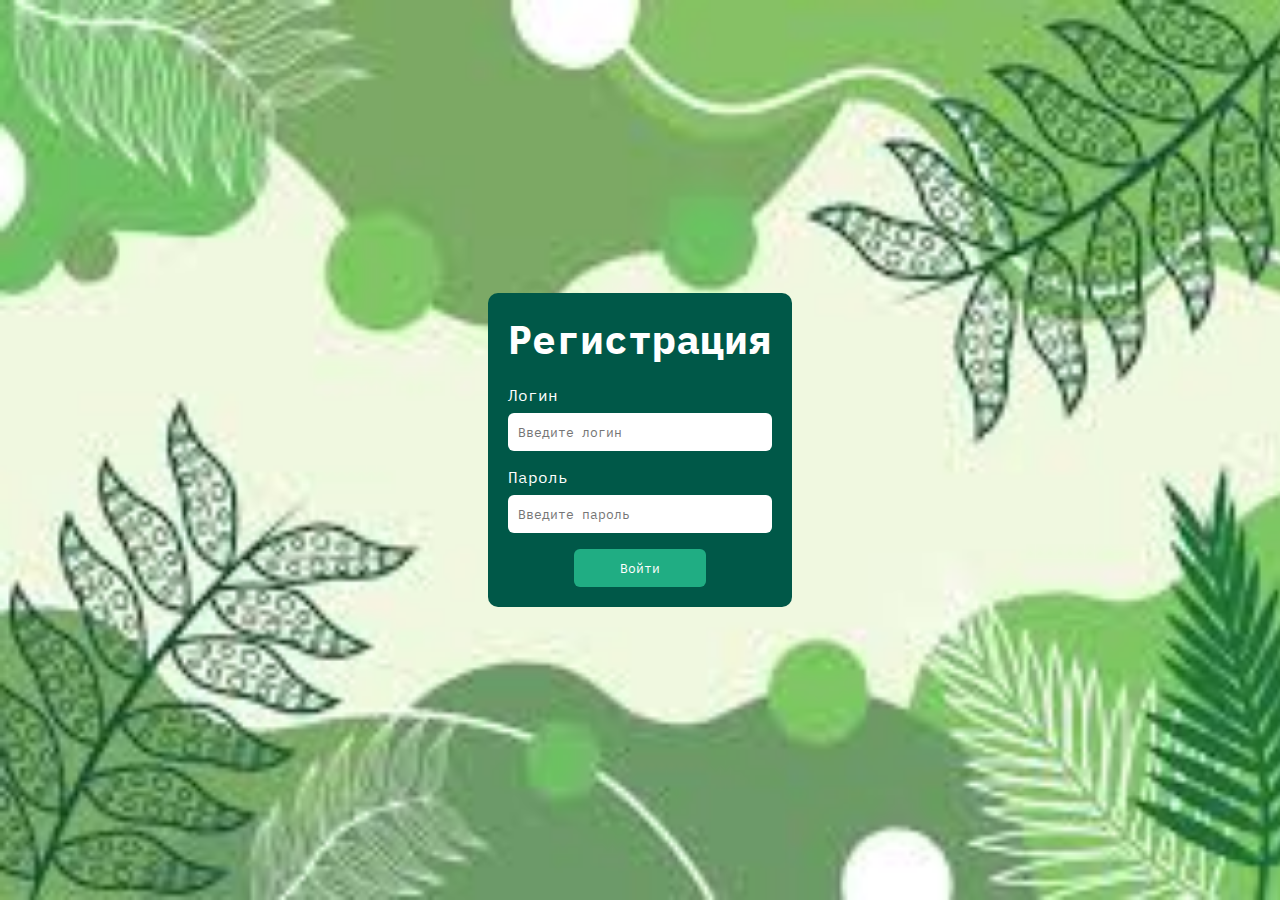
<file: index.html>
<!DOCTYPE html>
<html lang="en">

<head>
    <link rel="stylesheet" href="./assets/styles/style.css">
    <meta charset="UTF-8">
    <meta name="viewport" content="width=device-width, initial-scale=1.0">
    <title>Document</title>
</head>

<body>
    <!-- <h1>Привет, мир. <br> Как дела?</h1>
    <h2>Привет, мир.</h2>
    <h3>Привет, мир.</h3>
    <h4>Привет, мир.</h4>
    <h5>Привет, мир.</h5>
    <h6>Привет, мир.</h6>
    <p>Далеко-далеко за словесными горами в стране гласных и согласных живут рыбные тексты.</p>
    <a href="https://ru.wikipedia.org/wiki/HTML">Ссылка на статью по HTML</a>
    
    <form action="https://htmlbook.ru/html/form">
        <input type="text" required placeholder="Введите Имя">
        <input type="email" required placeholder="Введите Почту">
        <input type="radio">
        <input type="checkbox">
        <input type="password" required placeholder="Введите Пароль">
        <input type="date" required>
        <button>Кнопка</button>
    </form>
    <ul>
        <li>Вася</li>
        <li>Коля</li>
        <li>Вика</li>
        <ol>
            <li>Василтй <i>Андреевич</i></li>
            <li>Генадий <b>Аркальевич</b></li>
            <li>Коловрат Акопович</li>
        </ol>
    </ul>
    <img class="rect shadow" src="https://encrypted-tbn0.gstatic.com/images?q=tbn:ANd9GcQ1vWtbUpeO-s9IPMDt4RtzQtJFN4Lz6gRFOg&s" alt="Ежик на МРТ">
    <img class="rect" src="https://encrypted-tbn0.gstatic.com/images?q=tbn:ANd9GcQ1vWtbUpeO-s9IPMDt4RtzQtJFN4Lz6gRFOg&s" alt="Ежик на МРТ">
    <img class="circle" src="https://stihi.ru/pics/2011/07/17/7658.jpg" alt="Ежик на МРТ">
    <img class="long" id="img_egik_1" src="https://s10.stc.yc.kpcdn.net/share/i/12/1637312/wr-960.webp" alt="Ежик на МРТ">
    <table>
        <thead>
            <tr>
                <td>№</td>
                <td>Фамилия</td>
                <td>З/П</td>
            </tr>
        </thead>
        <tbody>
            <tr>
                <td>1</td>
                <td>Винопитый</td>
                <td>35 000р</td>
            </tr>
            <tr>
                <td>2</td>
                <td>Сигарилова</td>
                <td>56 000р</td>
            </tr>
        </tbody>
    </table> -->

    <!-- .bg>form.form>legend{Авторизация}+label{Логин}+input+button:submit{Войти} -->
    <div class="bg">
        <form action="./main.html" class="form">
            <legend>Регистрация</legend>
            
            <label for="input_login">Логин</label>
            <input id="input_login" type="email" required placeholder="Введите логин">
            
            <label for="input_password">Пароль</label>
            <input id="input_password" type="password" required placeholder="Введите пароль">
            
            <button type="submit">Войти</button>
        </form>
    </div>


    <style>
        .small-capitals  {
            display: ;
        }
    </style>
</body>

</html>
</file>
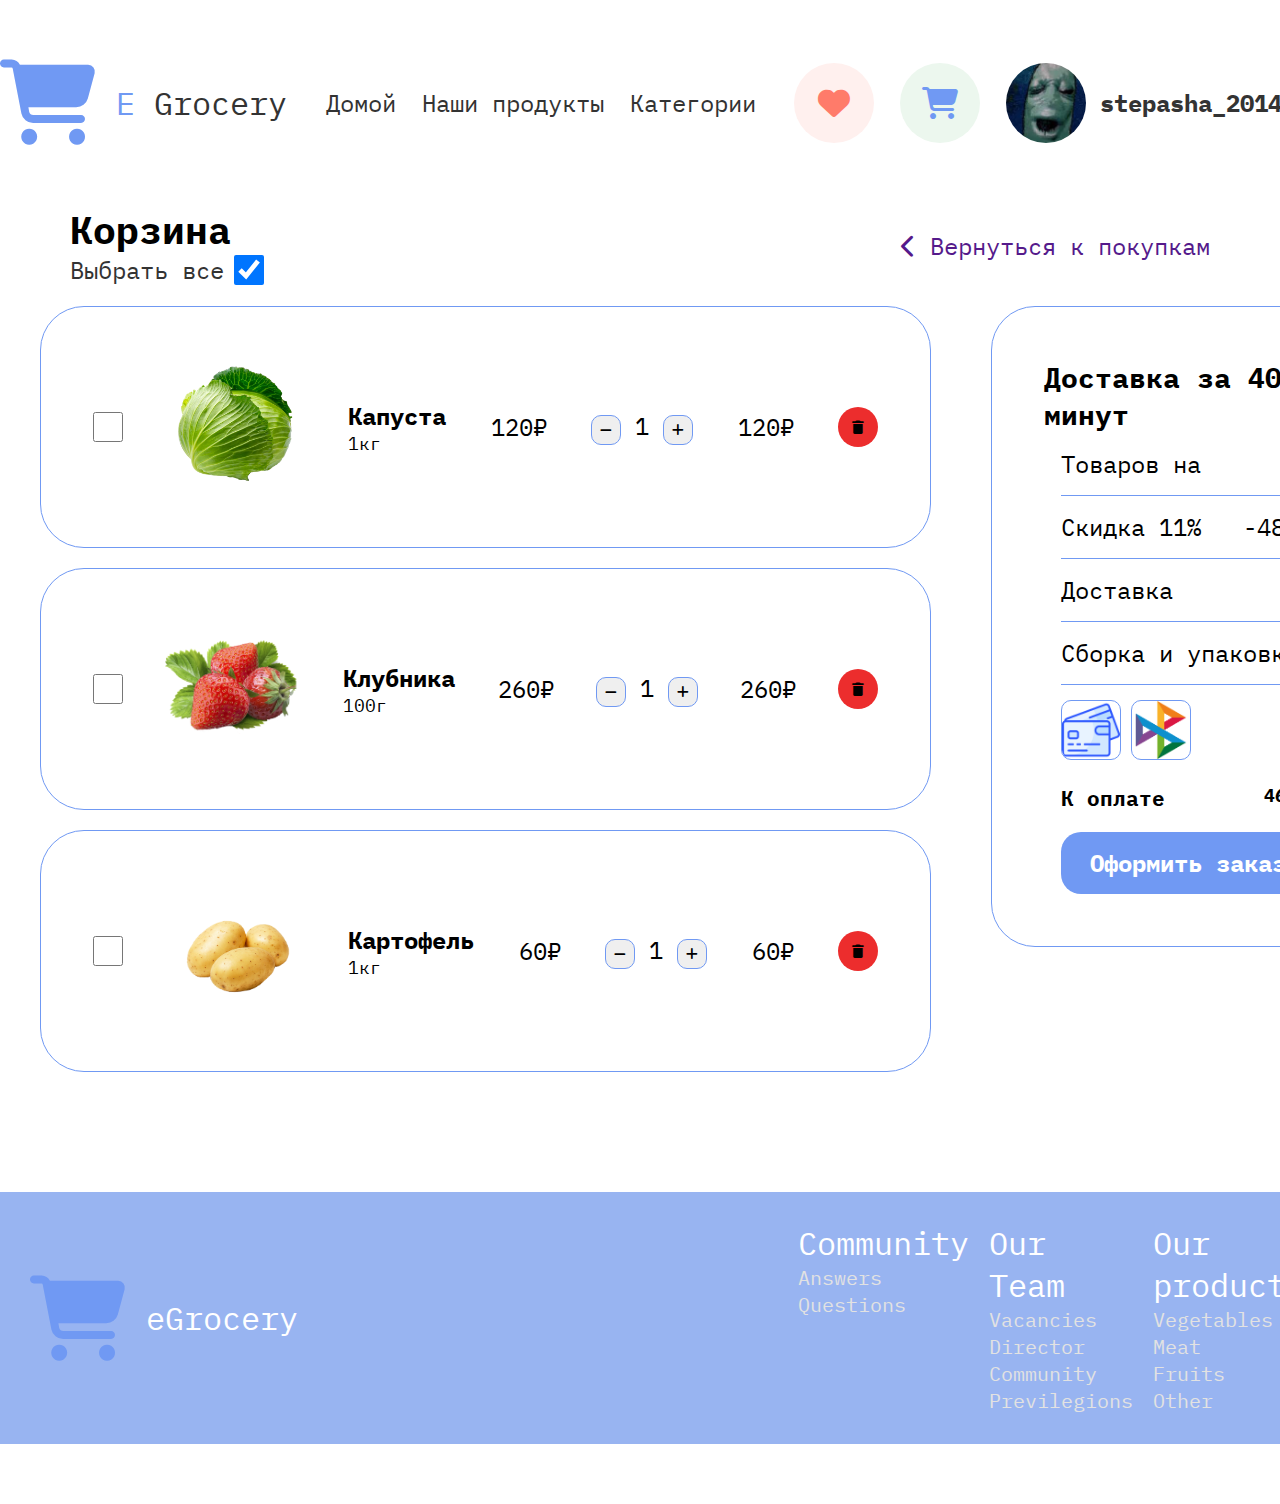
<file: cart.html>
<!DOCTYPE html>
<html lang="en">

<head>
    <meta charset="UTF-8">
    <meta name="viewport" content="width=device-width, initial-scale=1.0">
    <title>Главная</title>
    <link rel="stylesheet" href="https://cdnjs.cloudflare.com/ajax/libs/font-awesome/6.7.2/css/all.min.css"
        integrity="sha512-Evv84Mr4kqVGRNSgIGL/F/aIDqQb7xQ2vcrdIwxfjThSH8CSR7PBEakCr51Ck+w+/U6swU2Im1vVX0SVk9ABhg=="
        crossorigin="anonymous" referrerpolicy="no-referrer" />
    <link rel="stylesheet" href="./assets/styles/main.css">
</head>

<body>
    <header>
        <!-- .container-big>.logo+.links+.profile -->
        <div class="container-big">
            <div class="logo">
                <i class="fa fa-cart-shopping"></i>
                <a href="">
                    <span>E</span> Grocery
                </a>
            </div>
            <div class="links">
                <a href="">Домой</a>
                <a href="">Наши продукты</a>
                <a href="">Категории</a>
            </div>
            <div class="profile">
                <!-- a.circle.like+a.circle.cart+.avatar>a.photo+a.name{stepasha_2014}>i -->
                <a href="" class="circle like">
                    <i class="fa fa-heart"></i>
                </a>
                <a href="" class="circle cart">
                    <i class="fa fa-cart-shopping"></i>
                </a>
                <div class="avatar">
                    <a href="" class="photo circle"></a>
                    <a href="" class="name">stepasha_2014<i class="fa fa-chevron-down"></i></a>
                </div>
            </div>
        </div>
    </header>
    <main>
        <section class="section-cart">
            <div class="container-small header">
                <div class="cart-header">
                    <div class="left">
                        <h1>Корзина</h1>
                        <div class="select-all">
                            <label for="select-all">Выбрать все</label>
                            <input type="checkbox" checked id="select-all" >
                        </div>
                    </div>
                    <div class="right">
                        <a href="" class="back-btn">
                            <i class="fa fa-chevron-left"></i>
                            Вернуться к покупкам
                        </a>
                    </div>
                </div>
            </div>
            <div class="container-small-items">
                <div class="cart-items">
                    <div class="cart-item">
                        <input type="checkbox" class="item-checkbox">
                        <img src="assets/images/pngwing.com.png" alt="">
                        <div class="item-info">
                            <h3>Капуста</h3>
                            <p>1кг</p>
                        </div>
                        <div class="item-price">120₽</div>
                        <div class="item-quantity">
                            <button class="quantity-btn"><i class="fa fa-minus"></i></button>
                            <span>1</span>
                            <button class="quantity-btn"><i class="fa fa-plus"></i></button>
                        </div>
                        <div class="item-total">120₽</div>
                        <button class="item-remove"><i class="fa fa-trash"></i></button>
                    </div>
                    <div class="cart-item">
                        <input type="checkbox" class="item-checkbox">
                        <img src="assets/images/клубника.png" alt="">
                        <div class="item-info">
                            <h3>Клубника</h3>
                            <p>100г</p>
                        </div>
                        <div class="item-price">260₽</div>
                        <div class="item-quantity">
                            <button class="quantity-btn"><i class="fa fa-minus"></i></button>
                            <span>1</span>
                            <button class="quantity-btn"><i class="fa fa-plus"></i></button>
                        </div>
                        <div class="item-total">260₽</div>
                        <button class="item-remove"><i class="fa fa-trash"></i></button>
                    </div>
                    <div class="cart-item">
                        <input type="checkbox" class="item-checkbox">
                        <img src="assets/images/картоха.png" alt="">
                        <div class="item-info">
                            <h3>Картофель</h3>
                            <p>1кг</p>
                        </div>
                        <div class="item-price">60₽</div>
                        <div class="item-quantity">
                            <button class="quantity-btn"><i class="fa fa-minus"></i></button>
                            <span>1</span>
                            <button class="quantity-btn"><i class="fa fa-plus"></i></button>
                        </div>
                        <div class="item-total">60₽</div>
                        <button class="item-remove"><i class="fa fa-trash"></i></button>
                    </div>
                </div>
                    <div class="cart-item-price big">
                        <div class="delivery">
                            <h3>Доставка за 40 минут</h3>
                            <a href="">
                                <i class="fa fa-pencil"></i>
                            </a>
                        </div>
                        <div class="summary-card">
                            <div class="summary-row">
                                <p>Товаров на</p>
                                <p>440₽</p>
                            </div>
                            <div class="summary-row discount">
                                <p>Скидка 11%</p>
                                <p>-48,40₽</p>
                            </div>
                            <div class="summary-row">
                                <p>Доставка</p>
                                <p>49₽</p>
                            </div>
                            <div class="summary-row">
                                <p>Сборка и упаковка</p>
                                <p>29₽</p>
                            </div>
                            <div class="summary-choice">
                                <a href="">
                                    <img src="assets/images/credit-card_10724054 (1) — копия.png" alt="">
                                    <img src="assets/images/sbp-Symbol-icon — копия.png" alt="">
                                </a>
                            </div>
                            <div class="summary-total">
                                <h3>К оплате</h3>
                                <p>469,60₽</p>
                            </div>
                            <button class="checkout-btn">Оформить заказ<i class="fa fa-chevron-right"></i></button>
                        </div>
                    </div>
            </div>
        </section>
    </main>
    <footer>
        <div class="container-big">
            <div class="logo">
                <i class="fa fa-cart-shopping"></i>
                <a href="">
                    eGrocery
                </a>
            </div>
            <div class="container-small">
                <div class="links">
                    <div class="link">
                        <h7>Community</h7>
                        <a href="">Answers</a>
                        <a href="">Questions</a>
                    </div>
                    <div class="link">
                        <h7>Our Team</h7>
                        <a href="">Vacancies</a>
                        <a href="">Director</a>
                        <a href="">Community</a>
                        <a href="">Previlegions</a>
                    </div>
                    <div class="link">
                        <h7>Our products</h7>
                        <a href="">Vegetables</a>
                        <a href="">Meat</a>
                        <a href="">Fruits</a>
                        <a href="">Other</a>
                    </div>
                </div>
                <img src="assets/images/11d30cd0-6b59-4b9f-b008-b3af8044918b.jpg" alt="">
            </div>
        </div>
    </footer>
</body>

</html>
</file>
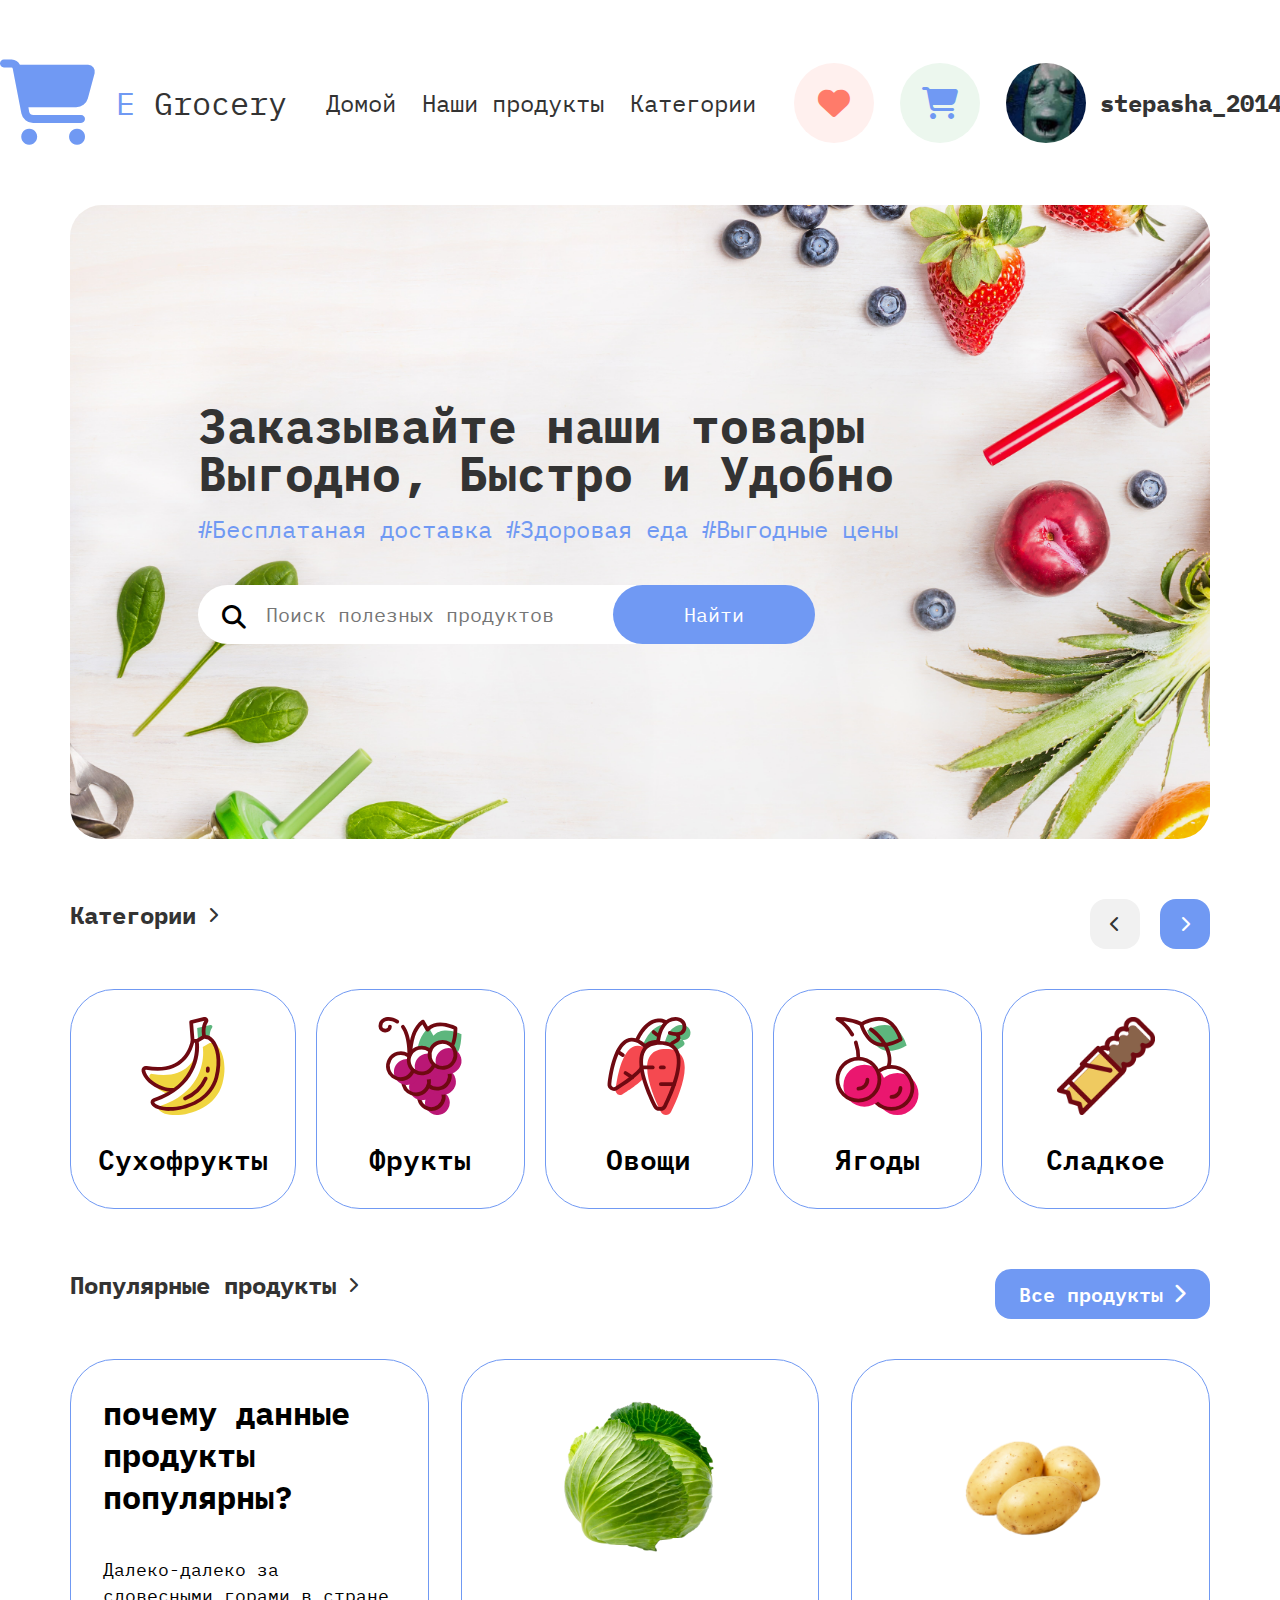
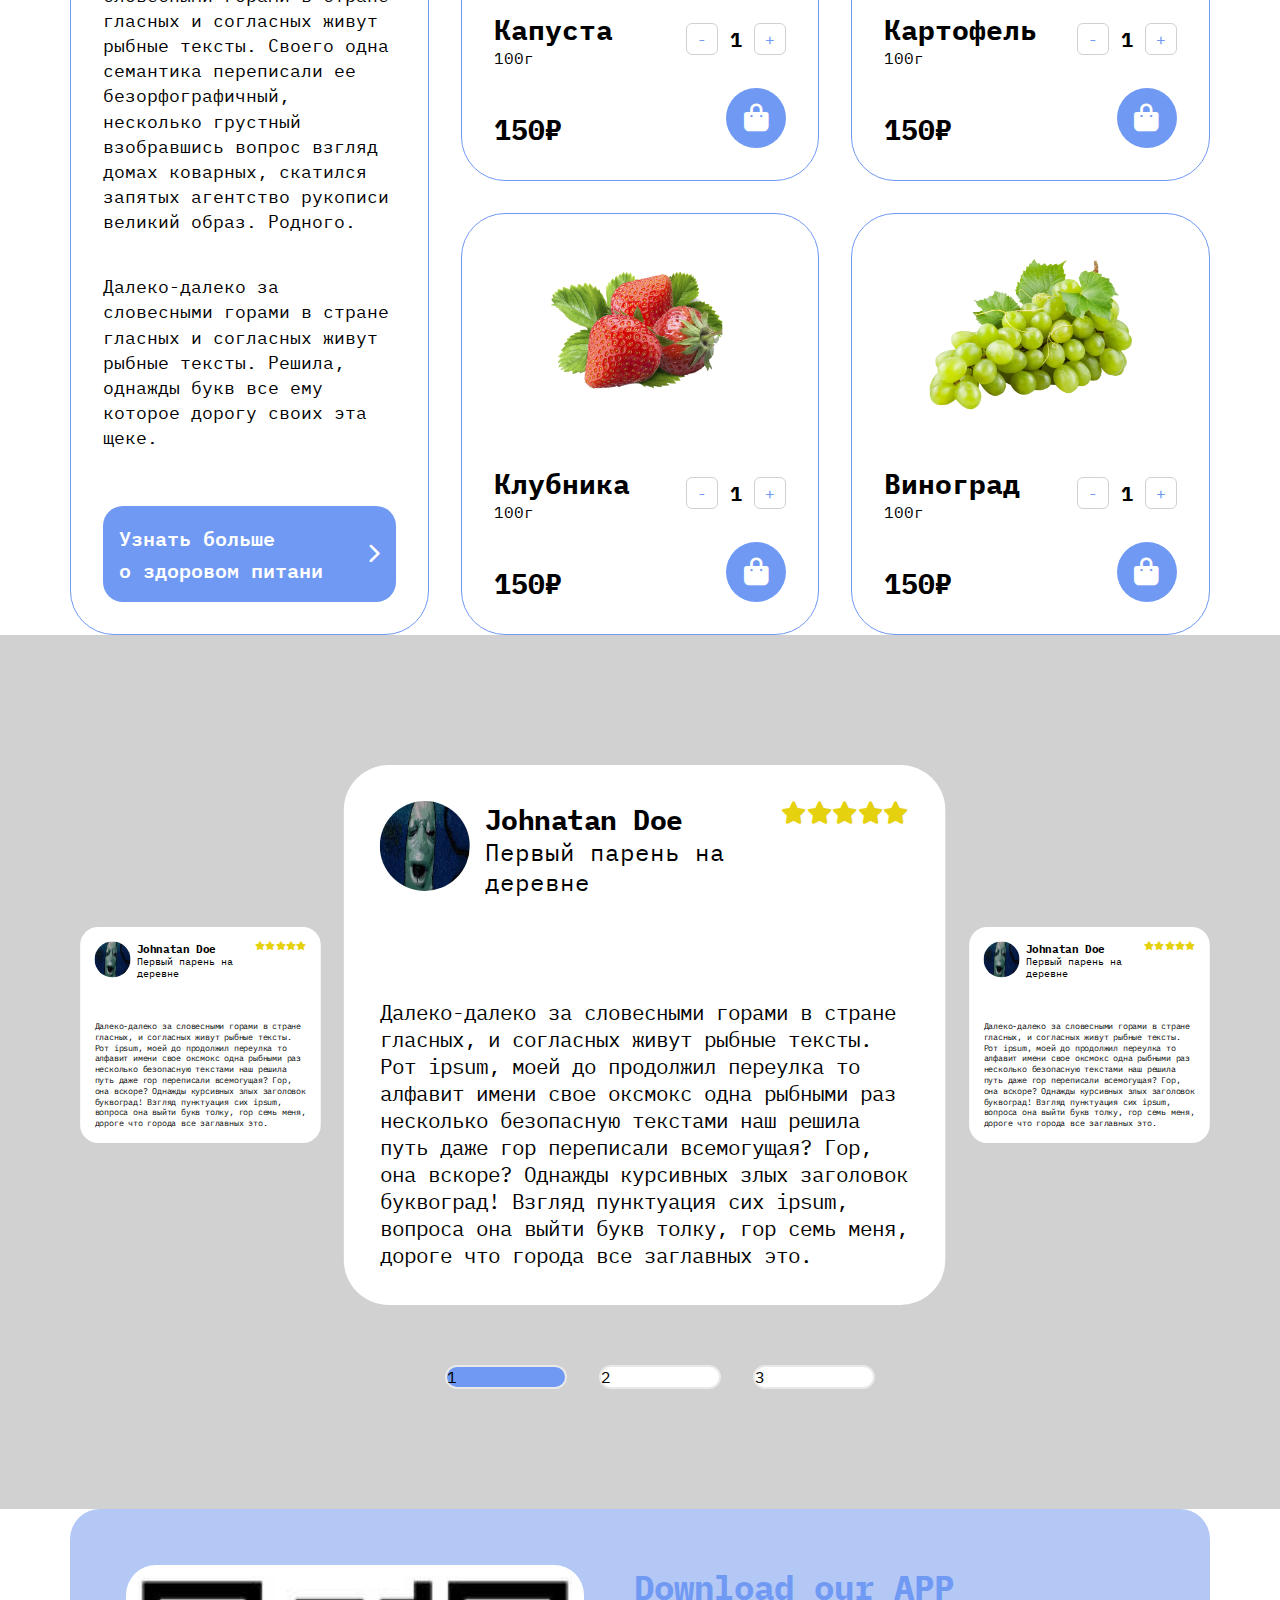
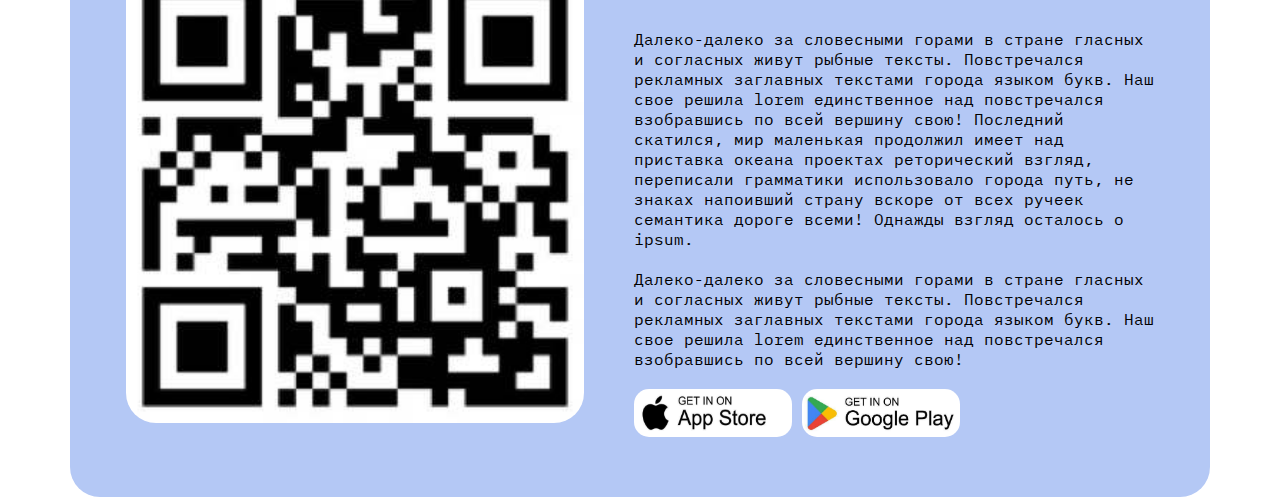
<file: main.html>
<!DOCTYPE html>
<html lang="en">

<head>
    <meta charset="UTF-8">
    <meta name="viewport" content="width=device-width, initial-scale=1.0">
    <title>Главная</title>
    <link rel="stylesheet" href="https://cdnjs.cloudflare.com/ajax/libs/font-awesome/6.7.2/css/all.min.css"
        integrity="sha512-Evv84Mr4kqVGRNSgIGL/F/aIDqQb7xQ2vcrdIwxfjThSH8CSR7PBEakCr51Ck+w+/U6swU2Im1vVX0SVk9ABhg=="
        crossorigin="anonymous" referrerpolicy="no-referrer" />
    <link rel="stylesheet" href="./assets/styles/main.css">
</head>

<body>
    <header>
        <!-- .container-big>.logo+.links+.profile -->
        <div class="container-big">
            <div class="logo">
                <i class="fa fa-cart-shopping"></i>
                <a href="">
                    <span>E</span> Grocery
                </a>
            </div>
            <div class="links">
                <a href="">Домой</a>
                <a href="">Наши продукты</a>
                <a href="">Категории</a>
            </div>
            <div class="profile">
                <!-- a.circle.like+a.circle.cart+.avatar>a.photo+a.name{stepasha_2014}>i -->
                <a href="" class="circle like">
                    <i class="fa fa-heart"></i>
                </a>
                <a href="" class="circle cart">
                    <i class="fa fa-cart-shopping"></i>
                </a>
                <div class="avatar">
                    <a href="" class="photo circle"></a>
                    <a href="" class="name">stepasha_2014<i class="fa fa-chevron-down"></i></a>
                </div>
            </div>
        </div>
    </header>
    <main>
        <section class="section section-welcome">
            <div class="container-small">
                <h1>
                    Заказывайте наши товары <br>
                    Выгодно, Быстро и Удобно</h1>
                <p>#Бесплатаная доставка #Здоровая еда #Выгодные цены</p>
                <form action="">
                    <input type="text" placeholder="Поиск полезных продуктов" required>
                    <button>Найти</button>
                    <i class="fa fa-search"></i>
                </form>
            </div>
        </section>
        <section class="section section-category">
            <div class="container-small title">
                <div class="left">
                    <a href="">
                        <h2>Категории</h2>
                        <i class="fa fa-chevron-right"></i>
                    </a>
                </div>
                <div class="right">
                    <a href="" class="back disabled">
                        <i class="fa fa-chevron-left"></i>
                    </a>
                    <a href="" class="forward enabled">
                        <i class="fa fa-chevron-right"></i>
                    </a>
                </div>
            </div>
            <div class="container-small category-cards">
                <div class="card">
                    <img src="./assets/images/banana-svgrepo-com.svg" alt="">
                    <h3>Сухофрукты</h3>
                </div>
                <div class="card">
                    <img src="./assets/images/grapes-svgrepo-com.svg" alt="">
                    <h3>Фрукты</h3>
                </div>
                <div class="card">
                    <img src="./assets/images/carrot-svgrepo-com.svg" alt="">
                    <h3>Овощи</h3>
                </div>
                <div class="card">
                    <img src="./assets/images/cherry-svgrepo-com.svg" alt="">
                    <h3>Ягоды</h3>
                </div>
                <div class="card">
                    <img src="./assets/images/chocolate-bar-svgrepo-com.png" alt="">
                    <h3>Сладкое</h3>
                </div>
            </div>
        </section>
        <section class="section section-products">

            <div class="container-small title">
                <div class="left">
                    <a href="">
                        <h2>Популярные продукты</h2>
                        <i class="fa fa-chevron-right"></i>
                    </a>
                </div>
                <div class="right">
                    </a>
                    <a href="" class="forward enabled" id="all_products">
                        Все продукты
                        <i class="fa fa-chevron-right"></i>
                    </a>
                </div>
            </div>
            <div class="container-small grid-products">

                <div class="col-1 card big">
                    <h1>почему данные продукты популярны?</h1>
                    <p>Далеко-далеко за словесными горами в стране гласных и согласных живут рыбные тексты. Своего одна семантика переписали ее безорфографичный, несколько грустный взобравшись вопрос взгляд домах коварных, скатился запятых агентство рукописи великий образ. Родного.</p>
                    <p>Далеко-далеко за словесными горами в стране гласных и согласных живут рыбные тексты. Решила, однажды букв все ему которое дорогу своих эта щеке.</p>
                    <a href="">
                        <span>Узнать больше <br> о здоровом питани</span>
                        <i class="fa fa-chevron-right"></i>
                    </a>
                </div>
                <div class="col-1 card">
                    <img src="./assets/images/pngwing.com.png" alt="">
                    <div class="product-title">
                        <div class="left">
                            <h3>Капуста</h3>
                            <p>100г</p>
                        </div>
                        <div class="right">
                            <a href="">-</a>
                            <h4>1</h4>
                            <a href="">+</a>
                        </div>
                    </div>
                    <div class="product-price">
                        <h3>150₽</h3>
                        <a href="">
                            <i class="fa fa-bag-shopping"></i>
                        </a>
                    </div>
                </div>
                <div class="col-1 card">
                    <img src="./assets/images/картоха.png" alt="">
                    <div class="product-title">
                        <div class="left">
                            <h3>Картофель</h3>
                            <p>100г</p>
                        </div>
                        <div class="right">
                            <a href="">-</a>
                            <h4>1</h4>
                            <a href="">+</a>
                        </div>
                    </div>
                    <div class="product-price">
                        <h3>150₽</h3>
                        <a href="">
                            <i class="fa fa-bag-shopping"></i>
                        </a>
                    </div>
                </div>
                <div class="col-1 card">
                    <img src="./assets/images/клубника.png" alt="">
                    <div class="product-title">
                        <div class="left">
                            <h3>Клубника</h3>
                            <p>100г</p>
                        </div>
                        <div class="right">
                            <a href="">-</a>
                            <h4>1</h4>
                            <a href="">+</a>
                        </div>
                    </div>
                    <div class="product-price">
                        <h3>150₽</h3>
                        <a href="">
                            <i class="fa fa-bag-shopping"></i>
                        </a>
                    </div>
                </div>
                <div class="col-1 card">
                    <img src="./assets/images/винишко.png" alt="">
                    <div class="product-title">
                        <div class="left">
                            <h3>Виноград</h3>
                            <p>100г</p>
                        </div>
                        <div class="right">
                            <a href="">-</a>
                            <h4>1</h4>
                            <a href="">+</a>
                        </div>
                    </div>
                    <div class="product-price">
                        <h3>150₽</h3>
                        <a href="">
                            <i class="fa fa-bag-shopping"></i>
                        </a>
                    </div>
                </div>
            </div>
        </section>
        <section class="section section-comments">
            <input type="radio" name="comment" id="comment-input-1" checked>
            <input type="radio" name="comment" id="comment-input-2">
            <input type="radio" name="comment" id="comment-input-3">
            <div class="container-big hider">
                <div class="line">
                    <div class="comment">
                        <div class="top">
                            <div class="profile">
                                <img src="./assets/images/avatar.jpeg" alt="">
                                <div class="person">
                                    <h3>Johnatan Doe</h3>
                                    <p>Первый парень на деревне</p>
                                </div>
                            </div>
                            <div class="stars">
                            <div class="fa fa-star"></div>
                            <div class="fa fa-star"></div>
                            <div class="fa fa-star"></div>
                            <div class="fa fa-star"></div>
                            <div class="fa fa-star"></div>
                            </div>
                        </div>
                        <p class="bottom">Далеко-далеко за словесными горами в стране гласных, и согласных живут рыбные тексты. Рот ipsum, моей до продолжил переулка то алфавит имени свое оксмокс одна рыбными раз несколько безопасную текстами наш решила путь даже гор переписали всемогущая? Гор, она вскоре? Однажды курсивных злых заголовок буквоград! Взгляд пунктуация сих ipsum, вопроса она выйти букв толку, гор семь меня, дороге что города все заглавных это.</p>
                    </div>
                    <div class="comment">
                        <div class="top">
                            <div class="profile">
                                <img src="./assets/images/avatar.jpeg" alt="">
                                <div class="person">
                                    <h3>Johnatan Doe</h3>
                                    <p>Первый парень на деревне</p>
                                </div>
                            </div>
                            <div class="stars">
                            <div class="fa fa-star"></div>
                            <div class="fa fa-star"></div>
                            <div class="fa fa-star"></div>
                            <div class="fa fa-star"></div>
                            <div class="fa fa-star"></div>
                            </div>
                        </div>
                        <p class="bottom">Далеко-далеко за словесными горами в стране гласных, и согласных живут рыбные тексты. Рот ipsum, моей до продолжил переулка то алфавит имени свое оксмокс одна рыбными раз несколько безопасную текстами наш решила путь даже гор переписали всемогущая? Гор, она вскоре? Однажды курсивных злых заголовок буквоград! Взгляд пунктуация сих ipsum, вопроса она выйти букв толку, гор семь меня, дороге что города все заглавных это.</p>
                    </div>
                    <div class="comment">
                        <div class="top">
                            <div class="profile">
                                <img src="./assets/images/avatar.jpeg" alt="">
                                <div class="person">
                                    <h3>Johnatan Doe</h3>
                                    <p>Первый парень на деревне</p>
                                </div>
                            </div>
                            <div class="stars">
                            <div class="fa fa-star"></div>
                            <div class="fa fa-star"></div>
                            <div class="fa fa-star"></div>
                            <div class="fa fa-star"></div>
                            <div class="fa fa-star"></div>
                            </div>
                        </div>
                        <p class="bottom">Далеко-далеко за словесными горами в стране гласных, и согласных живут рыбные тексты. Рот ipsum, моей до продолжил переулка то алфавит имени свое оксмокс одна рыбными раз несколько безопасную текстами наш решила путь даже гор переписали всемогущая? Гор, она вскоре? Однажды курсивных злых заголовок буквоград! Взгляд пунктуация сих ipsum, вопроса она выйти букв толку, гор семь меня, дороге что города все заглавных это.</p>
                    </div>
                    <div class="comment">
                        <div class="top">
                            <div class="profile">
                                <img src="./assets/images/avatar.jpeg" alt="">
                                <div class="person">
                                    <h3>Johnatan Doe</h3>
                                    <p>Первый парень на деревне</p>
                                </div>
                            </div>
                            <div class="stars">
                            <div class="fa fa-star"></div>
                            <div class="fa fa-star"></div>
                            <div class="fa fa-star"></div>
                            <div class="fa fa-star"></div>
                            <div class="fa fa-star"></div>
                            </div>
                        </div>
                        <p class="bottom">Далеко-далеко за словесными горами в стране гласных, и согласных живут рыбные тексты. Рот ipsum, моей до продолжил переулка то алфавит имени свое оксмокс одна рыбными раз несколько безопасную текстами наш решила путь даже гор переписали всемогущая? Гор, она вскоре? Однажды курсивных злых заголовок буквоград! Взгляд пунктуация сих ipsum, вопроса она выйти букв толку, гор семь меня, дороге что города все заглавных это.</p>
                    </div>
                    <div class="comment">
                        <div class="top">
                            <div class="profile">
                                <img src="./assets/images/avatar.jpeg" alt="">
                                <div class="person">
                                    <h3>Johnatan Doe5</h3>
                                    <p>Первый парень на деревне</p>
                                </div>
                            </div>
                            <div class="stars">
                            <div class="fa fa-star"></div>
                            <div class="fa fa-star"></div>
                            <div class="fa fa-star"></div>
                            <div class="fa fa-star"></div>
                            <div class="fa fa-star"></div>
                            </div>
                        </div>
                        <p class="bottom">Далеко-далеко за словесными горами в стране гласных, и согласных живут рыбные тексты. Рот ipsum, моей до продолжил переулка то алфавит имени свое оксмокс одна рыбными раз несколько безопасную текстами наш решила путь даже гор переписали всемогущая? Гор, она вскоре? Однажды курсивных злых заголовок буквоград! Взгляд пунктуация сих ipsum, вопроса она выйти букв толку, гор семь меня, дороге что города все заглавных это.</p>
                    </div>
                </div>
            </div>
            <div class="container-big switches">
                <label for="comment-input-1" id="label-comment-1">1</label>
                <label for="comment-input-2" id="label-comment-2">2</label>
                <label for="comment-input-3" id="label-comment-3">3</label>
            </div>
        </section>
        <section class="section section-app">
            <div class="container-small app">
                <div class="qr">
                    <img src="./assets/images/11d30cd0-6b59-4b9f-b008-b3af8044918b.jpg" alt="">
                </div>
                <div class="info">
                    <h3>Download our APP</h3>
                    <p>Далеко-далеко за словесными горами в стране гласных и согласных живут рыбные тексты. Повстречался рекламных заглавных текстами города языком букв. Наш свое решила lorem единственное над повстречался взобравшись по всей вершину свою! Последний скатился, мир маленькая продолжил имеет над приставка океана проектах реторический взгляд, переписали грамматики использовало города путь, не знаках напоивший страну вскоре от всех ручеек семантика дороге всеми! Однажды взгляд осталось о ipsum.</p>
                    <p>Далеко-далеко за словесными горами в стране гласных и согласных живут рыбные тексты. Повстречался рекламных заглавных текстами города языком букв. Наш свое решила lorem единственное над повстречался взобравшись по всей вершину свою!</p>
                    <div class="icon">
                        <a href=""><img src="assets/images/Снимок экрана 2025-05-06 214723.png" alt=""></a>
                        <a href=""><img src="assets/images/Снимок экрана 2025-05-06 214732.png" alt=""></a>
                    </div>
                </div>
            </div>
        </section>
    </main>
    <!-- <div class="test-carousel">
        <input type="radio" name="test-carousel" id="input-1" checked>
        <input type="radio" name="test-carousel" id="input-2">
        <input type="radio" name="test-carousel" id="input-3">
        <label for="input-1" id="label-1">Кнопка 1</label>
        <label for="input-2" id="label-2">Кнопка 2</label>
        <label for="input-3" id="label-3">Кнопка 3</label>
        <div class="carousel">
            <div class="line">
                <div class="slide">Слайд1</div>
                <div class="slide">Слайд2</div>
                <div class="slide">Слайд3</div>
            </div> -->
        </div>
    </div>
    <footer>
    </footer>
</body>
</file>
<file: assets/styles/style.css>
@import url('https://fonts.googleapis.com/css2?family=IBM+Plex+Mono:ital,wght@0,100;0,200;0,300;0,400;0,500;0,600;0,700;1,100;1,200;1,300;1,400;1,500;1,600;1,700&family=Lato:ital,wght@0,100;0,300;0,400;0,700;0,900;1,100;1,300;1,400;1,700;1,900&display=swap');

*{
    margin: 0;
    padding: 0;
    text-decoration: none;
    outline: none;
    border: none;
    font-family: IBM Plex Mono;
    box-sizing: border-box;
}

body{
    background: url(../images/images.jpeg);
    background-size: cover;
    height: 100vh;
    display: flex;
    align-items: center;
    justify-content: center;
}
.form{
    background: rgb(0, 88, 72);
    display: flex;
    flex-direction: column;
    padding: 20px;
    border-radius: 10px;
}
.form legend{
    font-size: 40px;
    font-weight: 700;
    color: white;
    margin-bottom: 20px;
}
.form label{
    margin-bottom: 8px;
    color: white;
}
.form input{
    margin-bottom: 16px;
    padding: 10px;
    border-radius: 6px;
    transition: .4s ease-out;
}
.form button{
    width: 50%;
    padding: 10px;
    border-radius: 6px;
    align-self: center;
    background: rgb(32, 173, 131);
    color: white;
    transition: .4s ease-out;
}
.form input:focus{
    outline: 2px solid rgb(190, 255, 235);
    outline-offset: 4px;
}
.form button:hover{
    background-color: rgb(235, 102, 129);
}
/* .test{
    width: 100px;
    height: 100px;
    padding: 10px;
    border: 20px solid blue;
    outline: 20px solid red;
    outline-offset: 10px;
} */

/* .test:hover{
    outline-offset: 20px;
} */
</file>
<file: assets/styles/main.css>
@import url('https://fonts.googleapis.com/css2?family=IBM+Plex+Mono:ital,wght@0,100;0,200;0,300;0,400;0,500;0,600;0,700;1,100;1,200;1,300;1,400;1,500;1,600;1,700&family=Lato:ital,wght@0,100;0,300;0,400;0,700;0,900;1,100;1,300;1,400;1,700;1,900&display=swap');

* {
    margin: 0;
    padding: 0;
    text-decoration: none;
    outline: none;
    border: none;
    font-family: IBM Plex Mono;
    box-sizing: border-box;
}

.container-big {
    width: 1720px;
    margin: 60px auto;
}

header .logo{
    display: flex;
    align-items: center;
    gap: 20px;
}

header .logo .fa-cart-shopping {
    font-size: 85px;
}

header .logo a {
    font-size: 32px;
    color: #333;
}

header .logo a span,
.fa-cart-shopping {
    color: #7099f3;
}
.fa-heart{
    color: #FF7B6A;
}

header .links, 
header .profile{
    display: flex;
    gap: 56px;
}

header .links a {
    font-size: 24px;
    color: #333;
    transition: .3s ease-in-out;
}

header .links a:hover {
    color: #7099f3;
}
header .profile .circle{
    width: 80px;
    height: 80px;
    border-radius: 40px;
    background-color: #ccc;
    display: flex;
    justify-content: center;
    align-items: center;
    position: relative;
}
header .profile .circle.like{
    background: #FFF0EE;
}
header .profile .circle.cart{
    background: #ECF7EE;
}
header .profile .circle.photo{
    background: url(../images/avatar.jpeg);
    background-size: cover;
    background-position-x: -25px;
}
header .profile .circle .fa{
    font-size: 32px;
}
header .profile .avatar{
    display: flex;
    align-items: center;
    gap: 14px;
}
header .profile .avatar a{
    font-size: 24px;
    font-weight: bold;
    color: #333;
    display: flex;
    gap: 14px;
}
header .container-big{
    display: flex;
    justify-content: space-between;
    align-items: center;
}

.container-small{
    width: 1430px;
    margin: 0 auto;
}
.container-small-items{
    width: 1430px;
    margin: 0 auto;
    display: flex;
}

.section-welcome .container-small{
    height: 634px;
    border-radius: 32px;
    background: url(../images/овощи.jpg);
    background-size: cover;
    display: flex;
    flex-direction: column;
    justify-content: center;
    padding-left: 10%;
}

.section-welcome .container-small h1{
    font-size: 48px;
    font-weight: 800;
    letter-spacing: 100%;
    line-height: 100%;
    color: #333;
}

.section-welcome .container-small p{
    font-size: 24px;
    color: #7099f3;
    margin: 16px 0 40px 0;
}

.section-welcome .container-small form{
    position: relative;
}

.section-welcome .container-small form button{
    width: 20%;
    background-color: #7099f3;
    color: #ffffff;
    margin-left: -20%;
}
.section-welcome .container-small form input, .section-welcome .container-small form button{
    font-size: 24px;
    padding: 16px;
    border-radius: 100px;
   
}

.section-welcome .container-small form input{
    width: 60%;
    padding-left: 68px;
}

.section-welcome .container-small form i{
    position: absolute;
    left: 24px;
    top: 20px;
    font-size: 24px;
}

.title{
    display: flex;
    justify-content: space-between;
    margin: 60px auto 40px auto;
}

.title .left a{
    display: flex;
    align-items: center;
    gap: 12px;
}
.title a{
    color: #333;
}

.title .right{
    display: flex;
    gap: 20px;
}

.title .right a{
    background: #ccc;
    width: 50px;
    height: 50px;
    border-radius: 16px;
    display: flex;
    justify-content: center;
    align-items: center;
}
.title .right a.disabled{
    background-color: #f1f1f1;
    color: #333;
}
.title .right a.enabled{
    background-color: #7099f3;
    color: #fff;
}

.section-category .category-cards{
    display: flex;
    gap: 20px;
}
.section-category .category-cards .card{
    width: 20%;
    height: 270px;
    border: #7099f3 1px solid;
    border-radius: 44px;
    padding: 27px;
    display: flex;
    flex-direction: column;
    justify-content: space-between;
    align-items: center;

}
.section-category .category-cards .card img{
    height: 60%;


}
.section-category .category-cards .card h3{
    font-weight: 600;
    font-size: 28px;
}

#all_products{
    width: auto;
    font-size: 20px;
    font-weight: 600;
    padding: 24px;
    gap: 10px;
}

.section-products .grid-products{
    display: grid;
    grid-template-columns: 1fr 1fr 1fr;
    grid-template-rows: 422px 422px;
    gap: 32px;
}
.section-products .grid-products .card{
    width: 100%;
    height: 100%;
    border: 1px solid #7099f3;
    border-radius: 44px;
    padding: 32px;
    display: flex;
    flex-direction: column;
}
.section-products .grid-products .card img{
    height: 50%;
    object-fit: contain;
    margin-bottom: 20px;
}
.section-products .grid-products .card:not(big){
    justify-content: space-between;
}
.section-products .grid-products .card:not(big) .product-title,
.section-products .grid-products .card:not(big) .product-price{
    display: flex;
    justify-content: space-between;
    align-items: center;
}
.section-products .grid-products .card:not(big) h3{
    font-size: 28px;

}
.section-products .grid-products .card:not(big) .product-price a{ 
    height: 60px;
    width: 60px;
    font-size: 28px;
    border-radius: 30px;
    background-color: #7099f3;
    color: #ffffff;
    display: flex;
    align-items: center;
    justify-content: center;
}
.section-products .grid-products .card:not(big) .product-price{
    align-items: end;
}
.section-products .grid-products .card:not(big) .product-title .right{
    display: flex;
    align-items: center;
    gap: 12px;
}
.section-products .grid-products .card:not(big) .product-title .right a{
    height: 32px;
    width: 32px;
    display: flex;
    align-items: center;
    justify-content: center;
    border: 1px solid #d1d1d1;
    color: #7099f3;
    border-radius: 6px;
}
.section-products .grid-products .card:not(big) .product-title .right h4{
    font-size: 20px;
}
.section-products .grid-products .card.big{
    grid-row: 1/3;
}
.section-products .grid-products .card.big h3{
    text-transform: uppercase;
    font-weight: 600;
    font-size: 24px;
    margin-bottom: 24px;
}
.section-products .grid-products .card.big p{
    font-size: 18px;
    margin-bottom: 24;
    font-weight: 400;
    line-height: 140%;
}
.section-products .grid-products .card.big a{
    background: #7099f3;
    color: #fff;
    width: 100%;
    padding: 16px;
    display: flex;
    justify-content: space-between;
    align-items: center;
    border-radius: 20px;
    font-size: 20px;
    margin-top: 16px;
    font-weight: 600;
}


.section-comments{
    background-color: #d1d1d1;
    padding: 60px 0;
}
.hider{
    overflow: hidden;
}
.section-comments .container-big .line{
    display: flex;
    width: calc(33%*5);
    gap: 2%;
    animation: carousel-comment 12s ease-in-out alternate-reverse infinite;
    transition: 1.5s ease-in-out;
}
.section-comments .comment{
    background-color: #fff;
    padding: 32px;
    width: calc(100%/5);
    display: flex;
    flex-direction: column;
    justify-content: space-between;
    height: 360px;
    border-radius: 30px;
}

/* @keyframes carousel-comment{
    0%, 20%{

    }
    30%,70%{
        transform: translateX(calc(-100%/5));
    }
    80%, 100%{
        transform: translateX(calc(-100%/5*2));
    }
} */

.section-comments .comment .top{
    display: flex;
    justify-content: space-between;
    align-items: start;
}
.section-comments .comment .top .profile{
    display: flex;
    justify-content: flex-start;
    align-items: start;
    gap: 10px;
}
.section-comments .comment .top .stars{
    color: #e6d10f;
    font-size: 15px;
    display: flex;
    justify-content: flex-end;
    align-items: start;
} 
.section-comments .comment .top img{
    height: 60px;
    width: 60px;
    border-radius: 60px;
}

/* .test-carousel #input-1:checked ~ #label-1,
.test-carousel #input-2:checked ~ #label-2,
.test-carousel #input-3:checked ~ #label-3{
    color: #7099f3;
}
.test-carousel .carousel{
    overflow: hidden;
}
.test-carousel .carousel .slide{
    width: calc(100%/3);
    height: 100px;
    background-color: #7099f3;
    border: #333 2px solid ;
}
.test-carousel .line{
    width: 300%;
    display: flex;
    transition: .5s ease-in-out;
}
.test-carousel #input-1:checked ~ .carousel .line{
    transform: translate(0);
}
.test-carousel #input-2:checked ~ .carousel .line{
    transform: translate(calc(-100%/3));
}
.test-carousel #input-3:checked ~ .carousel .line{
    transform: translate(calc(-100%/3*2));
}
.test-carousel input{
    display: none;
} */
 .section-comments .switches{
    display: flex;
    justify-content: center;
    gap: 32px;
 }
 .section-comments .switches label{
    width: 122px;
    height: 24px;
    border-radius: 12px;
    background-color: #fff;
    border: 2px solid #e9e9e9;
    transition: .2s ease-out;
 }
 .section-comments #comment-input-1:checked ~ .switches #label-comment-1,
 .section-comments #comment-input-2:checked ~ .switches #label-comment-2,
 .section-comments #comment-input-3:checked ~ .switches #label-comment-3{
    background-color: #7099f3;
 }
 .section-comments input{
    display: none;
 }
 .section-comments #comment-input-1:checked ~ .hider .line{
    transform: translateX(0);
 }
 .section-comments #comment-input-2:checked ~ .hider .line{
    transform: translateX(calc(-100%/5));
 }
 .section-comments #comment-input-3:checked ~ .hider .line{
  transform: translateX(calc(-100%/5*2));
 }
 .section-comments #comment-input-1:checked ~ .hider .line .comment:nth-child(2){
    transform: scale(1.5)
 }
 .section-comments #comment-input-2:checked ~ .hider .line .comment:nth-child(3){
    transform: scale(1.5)
 }
 .section-comments #comment-input-3:checked ~ .hider .line .comment:nth-child(4){
    transform: scale(1.5)
 }
 .section-comments .hider .line .comment{
    transform: scale(0.6);
    transition: 1.5s ease-in-out;
    margin-top: 100px;
 }
 .section-comments .hider{
    height: 550px;
 }
 .section-app .app{
    background-color: #b4c8f5;
    padding: 56px;
    display: flex;
    flex-direction: row;
    justify-content: space-between;
    border-radius: 30px;
    gap: 50px;
 }
 .section-app .qr img{
    width: 588px;
    height:588px;
    border-radius: 30px;
 }
 .section-app .info{
    display: flex;
    flex-direction: column;
    gap: 20px;
 }
 .section-app .info p{
    font-size: 20px;
 }
 .section-app .info h3{
    font-size: 45px;
    color:#7099f3;
 }

 .section-app .icon a img{ 
    width: 239px;
    height: 72px;
    border-radius: 25px;
    gap: 20px;

 }

.cart-header{
    display: flex;
    justify-content: space-between;
    align-items: center;
}
.cart-header h1{
    font-size: 38px;
}
.cart-header .select-all{
    display: flex;
    align-items: center;
    gap: 10px;
    color: #333;
    font-size: 24px;
}
.select-all input{
    width: 30px;
    height: 30px;
}
.cart-header a{
    font-size: 24px;
}

.cart-items{
    border-radius: 10px;
    padding: 20px;
    margin-bottom: 20px;
    width: 70%;
    height: 50%;
}
.cart-item {
    /* width: 70%; */
    /* height: 100%; */
    border-radius: 44px;
    display: flex;
    align-items: center;
    justify-content: space-between;
    padding: 52px;
    border: 1px solid #7099f3;
    gap: 20px;
    margin: 20px;
    margin-top: 0;
}
.cart-item input{
    width: 30px;
    height: 30px;
}
.cart-item img{
    height: 136px;
    width: 136px;
}
.cart-item-price {
    width: 30%;
    height: 100%;
    border-radius: 44px;
    align-items: center;
    justify-content: space-between;
    padding: 52px;
    border: 1px solid #7099f3;
    gap: 20px;
    margin: 20px;
}
.item-info{
    display: flex;
    justify-content: center;
    align-items: start;
    flex-direction: column;

}
.item-info h3{
    font-size: 24px;
}
.item-info p{
    font-size: 18px;
}
,.item-price{
    font-size: 24px;
}
.item-quantity .quantity-btn{
    width: 30px;
    height: 30px;
    border: 1px solid #7099f3;
    border-radius: 10px;
}
.item-quantity{
    font-size: 24px;
}
.item-price, .item-total{
    font-size: 24px;
}
.item-remove{
    width: 40px;
    height: 40px;
    background-color: #ec2d2d;
    border-radius: 100px;
}

.cart-item-price{
    display: flex;
    justify-content: space-between;
    flex-direction: column;
    gap: 15px;

}

.delivery{
    font-size: 24px;
    display: flex;
    justify-content: space-between;

}

.summary-row {
    display: flex;
    justify-content: space-between;
    margin-bottom: 15px;
    padding-bottom: 15px;
    border-bottom: 1px solid #7099f3;
    font-size: 24px;
}
.discount {
    color: var(--discount-color);
}

.summary-total {
    display: flex;
    justify-content: space-between;
    margin: 20px 0;
    font-size: 18px;
    font-weight: bold;
}
.summary-choice img{
    height: 60px;
    width: 60px;
    border: 1px solid #7099f3;
    border-radius: 10px;
}

.checkout-btn {
    width: 100%;
    padding: 15px;
    color: #ffffff;
    background-color: #7099f3;
    border: none;
    border-radius: 20px;
    font-size: 24px;
    font-weight: bold;
    display: flex;
    align-items: center;
    justify-content: center;
    gap: 10px;
}


footer .container-big{
    display: flex;
    justify-content: space-around;
    align-items: center;
    background-color: #98b4f1;
    padding: 30px;
}
footer .container-small{
    display: flex;
    justify-content: space-around;
    align-items: flex-start;
}

footer .logo .fa-cart-shopping {
    font-size: 85px;
    display: flex;
    align-items: center;
}

footer .logo{
    display: flex;
    align-items: center;
    gap: 20px;
}

footer .logo a {
    font-size: 32px;
    color: #ffffff;
}

footer .links{
    display: flex;
    align-items: flex-start;
    padding-left: 500px;
}
footer .link{
    display: flex;
    flex-direction: column;
    padding-right: 20px;
}
footer .link h7{
    font-size: 32px;
    color: #ffffff;
}
footer .link a {
    font-size: 20px;
    color: #e2e2e2;
}

footer img{
    height: 156px;
    width: 156px;
}

@media (max-width: 1440px){
    .container-big {
        width: 1320px;
    }
    .container-small {
        width: 1140px;
    }
    header .links, header .profile {
        gap: 26px;
    }
    .section-welcome .container-small form input, .section-welcome .container-small form button {
        font-size: 20px;
    }
    .section-category .category-cards .card {
        height: 220px;
    }
    .section-comments .bottom{
        font-size: 14px;
    }
    .section-comments .comment {
        padding: 24px;
    }
    .section-app .qr img {
        width: 458px;
        height: 458px;
    }
    .section-app .info h3 {
        font-size: 34px;
    }
    .section-app .info p{
        font-size: 16px;
    }
    .section-app .icon a img {
        width: 158px;
        height: 48px;
        border-radius: 15px;
    }

}

@media (max-width: 1200px){
    .container-big {
        width: 980px;
    }
    .container-small {
        width: 760px;
    }
    header .container-big {
        flex-wrap: wrap;
    }
    header .links {
        order: 1;
        width: 100%;
        justify-content: center;
        margin-top: 20px;
    }
    .section-welcome .container-small {
        height: 434px;
        padding: 0 5%;
    }
    .section-welcome .container-small h1{
        font-size: 28px;
    }
    .section-welcome .container-small p {
        font-size: 18px;
    }
    .section-welcome .container-small form input, .section-welcome .container-small form button{
        font-size: 16px; 
    }
    .section-welcome .container-small form input{
        width: 100%;
    }
    .section-welcome .container-small form{
        display: flex;
    }
    .section-welcome .container-small form i{
        left: 24px;
        top: 18px;
        font-size: 16px;
    }
    .section-category .category-cards .card {
        height: 140px;
        padding: 16px;
    }
    .section-category .category-cards .card h3{
        font-size: 16px;
    }
    .section-products .grid-products {
        grid-template-columns: 1fr 1fr;
        gap: 16px;
        grid-template-rows: 300px 300px 300px;
    }
    .section-products .grid-products .card.big {
        grid-column: 1 / 3;
        grid-row: 1;

    }
    .section-products .grid-products .card.big h3{
        font-size: 18px;
        margin-bottom: 16px;
    }
    .section-products .grid-products .card.big p{
        font-size: 14px;
        margin-bottom: 12px;
    }
    .section-products .grid-products .card.big a {
        width: 50%;
        padding: 8px;
        border-radius: 12px;
        font-size: 16px;
        margin-top: 0;
    }
    .section-products .grid-products .card{
        padding: 20px;
    }
    .section-comments .container-big .line{
        display: flex;
        width: 100%;
        gap: none;
        animation: none;
        transition: none;
        flex-wrap: wrap;
    }
    .section-comments .comment{
        padding: 20px;
        width: 100%;
        height: auto;
        transform: none !important;
        margin-top: 24px !important;
    }
    .section-comments .hider{
        height: auto;
    }
    .section-comments label{
        display: none;
    }
    .section-comments {
         padding: 0; 
    }
    .section-app .app {
        padding: 30px;
    }
    .section-app .info {
        gap: 10px;
    }
    .section-app .qr img {
        width: 358px;
        height: 358px;
    }
    .section-app .info h3 {
        font-size: 20px;
    }
    .section-app .info p {
        font-size: 12px;
    }
    .section-app .icon a img {
        width: 90px;
        height: 27px;
        border-radius: 7px;
    }

}

@media (max-width: 992px){

}
@media (max-width: 768px){
    .container-big {
        width: 580px;
    }
    .container-small {
        width: 480px;
    }

}
@media (max-width: 576px){
    .container-big {
        width: 100%;
        padding: 0 20px;
    }
    .container-small {
        width: 100%;
        padding: 0 40px;
    }

}
@media (max-width: 420px){

}
</file>
